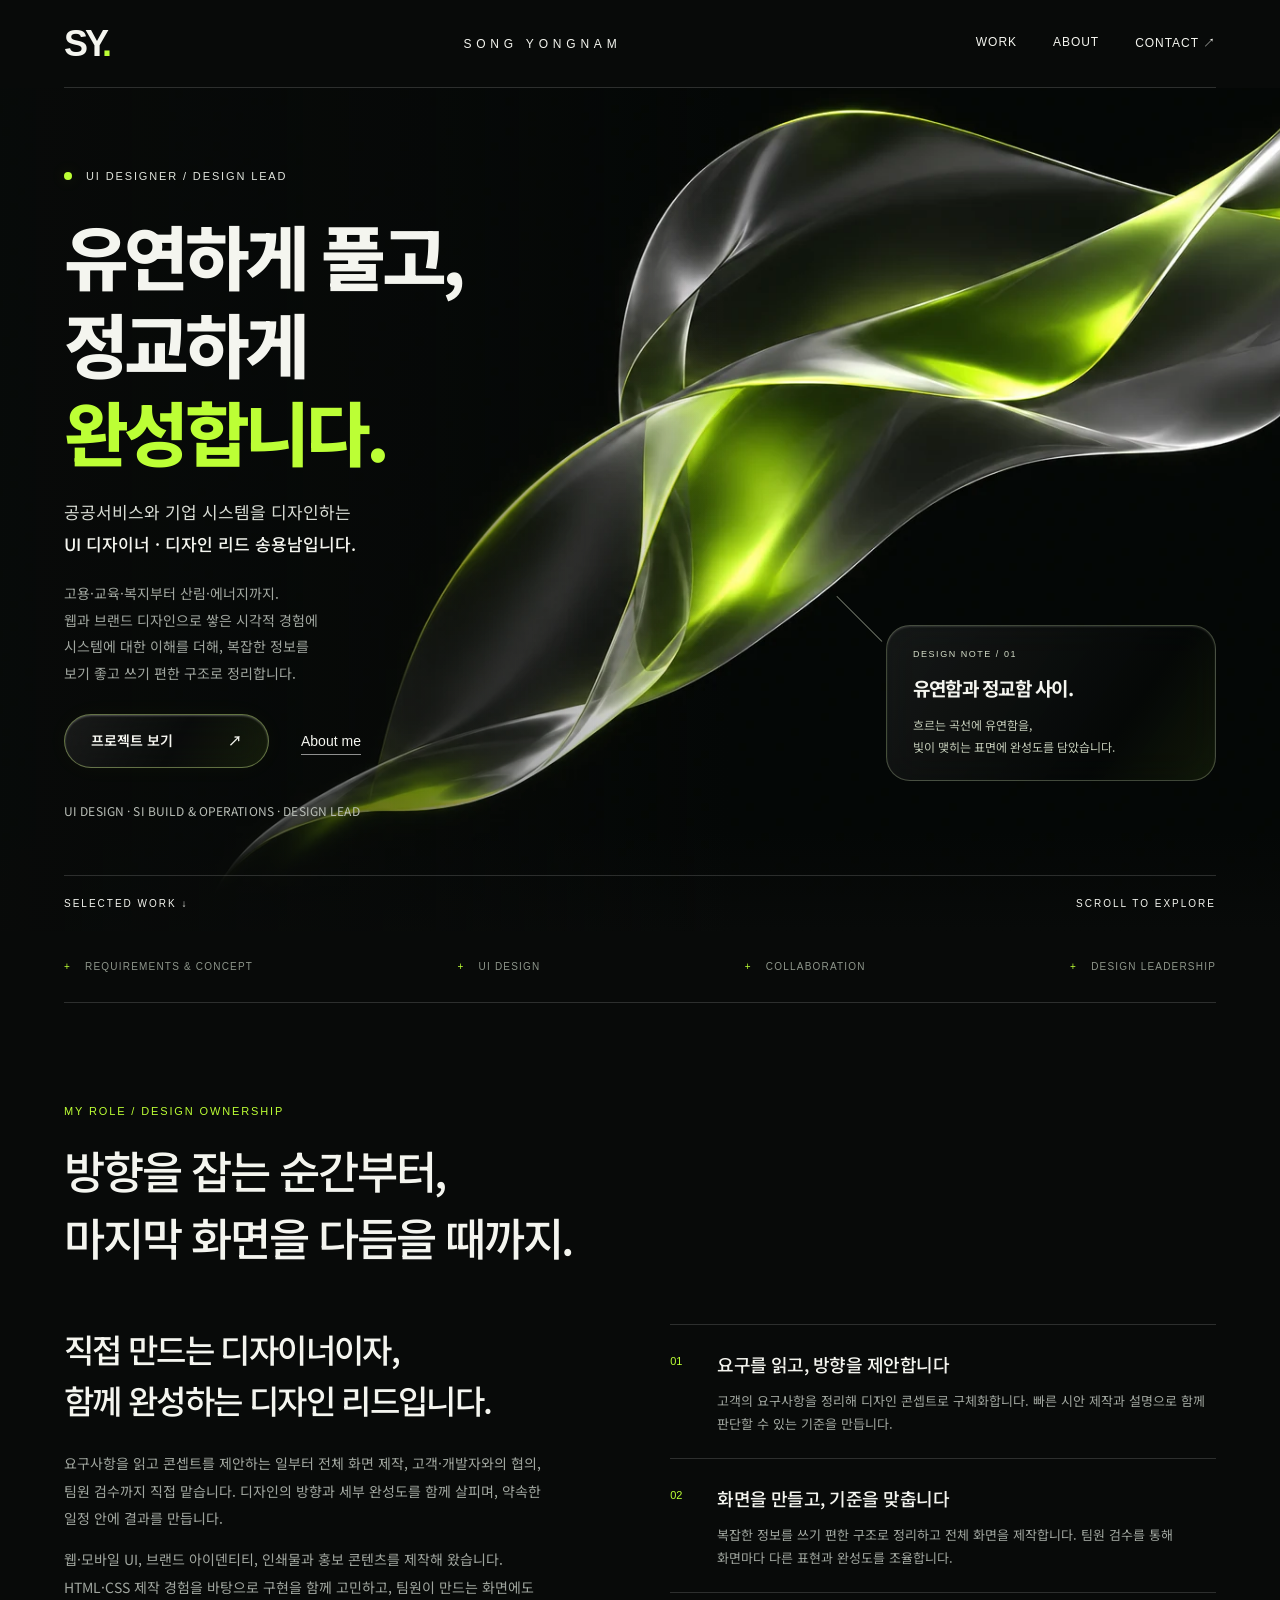
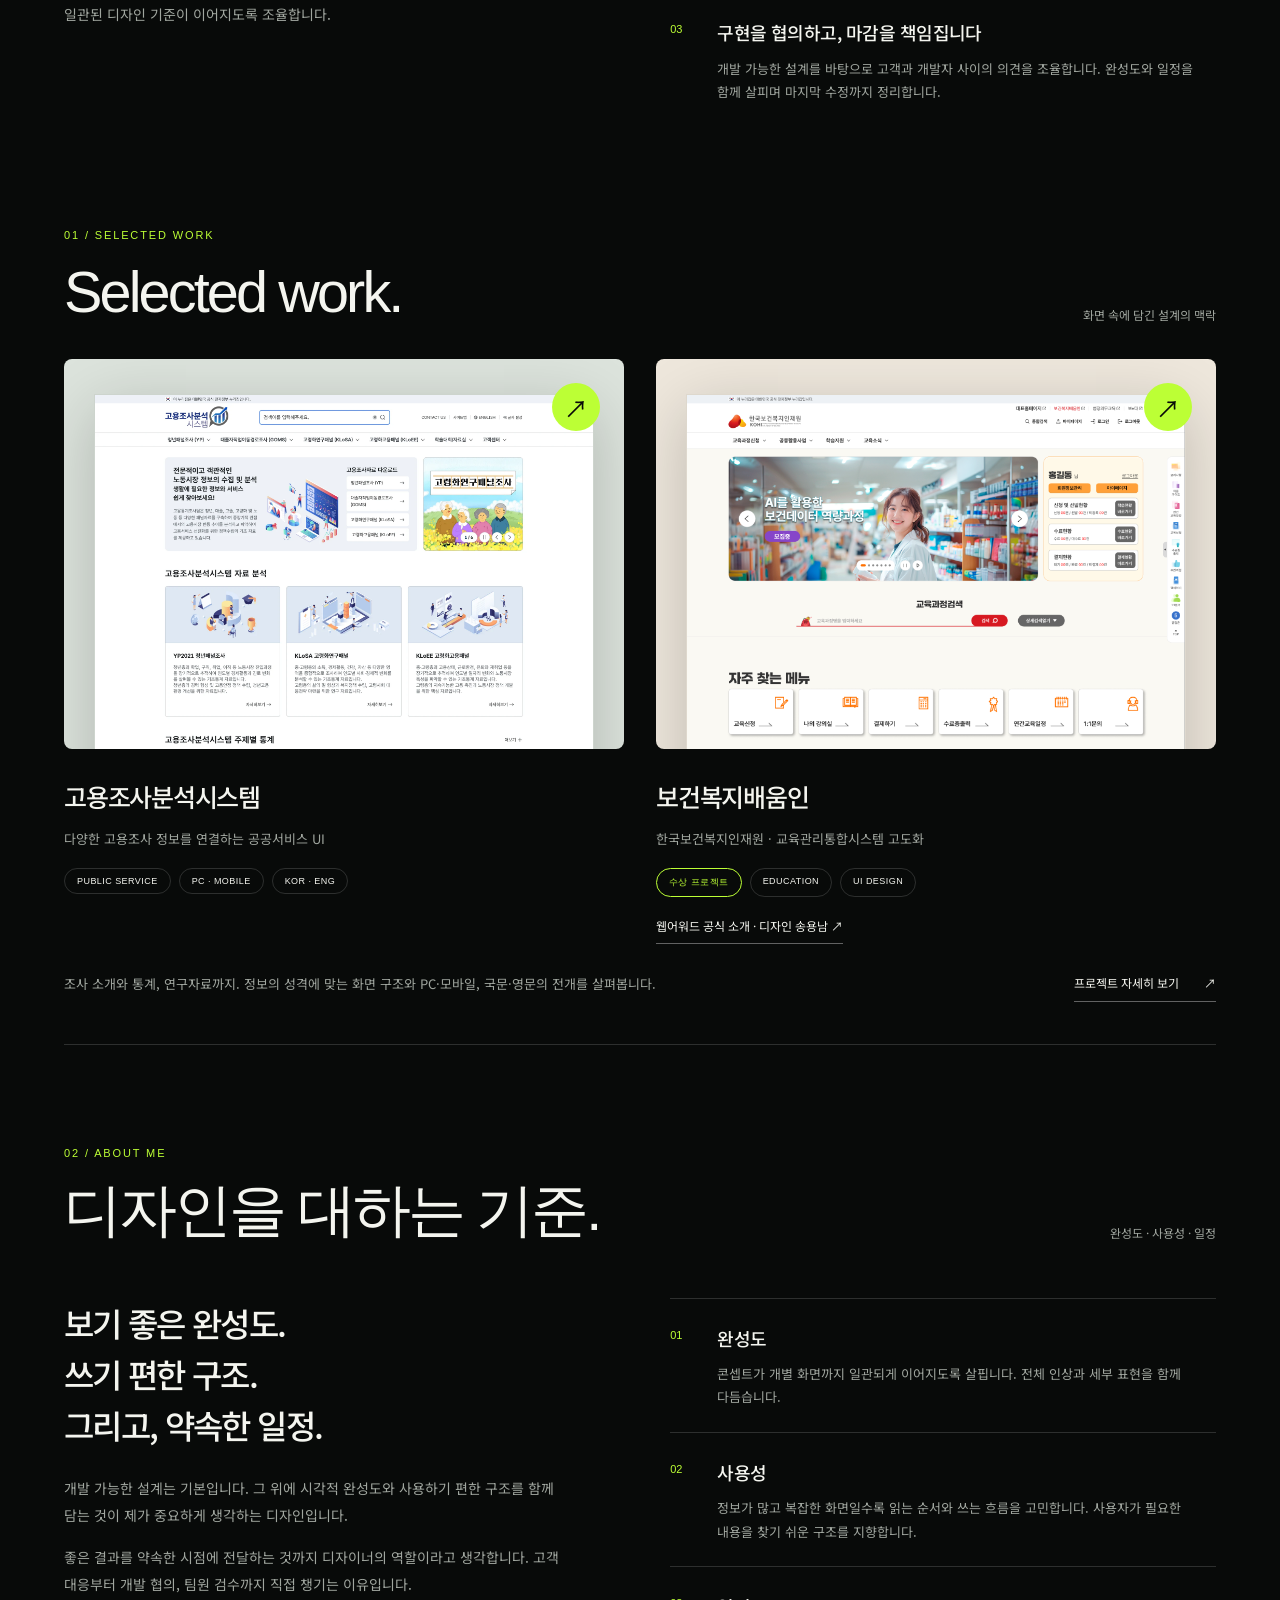
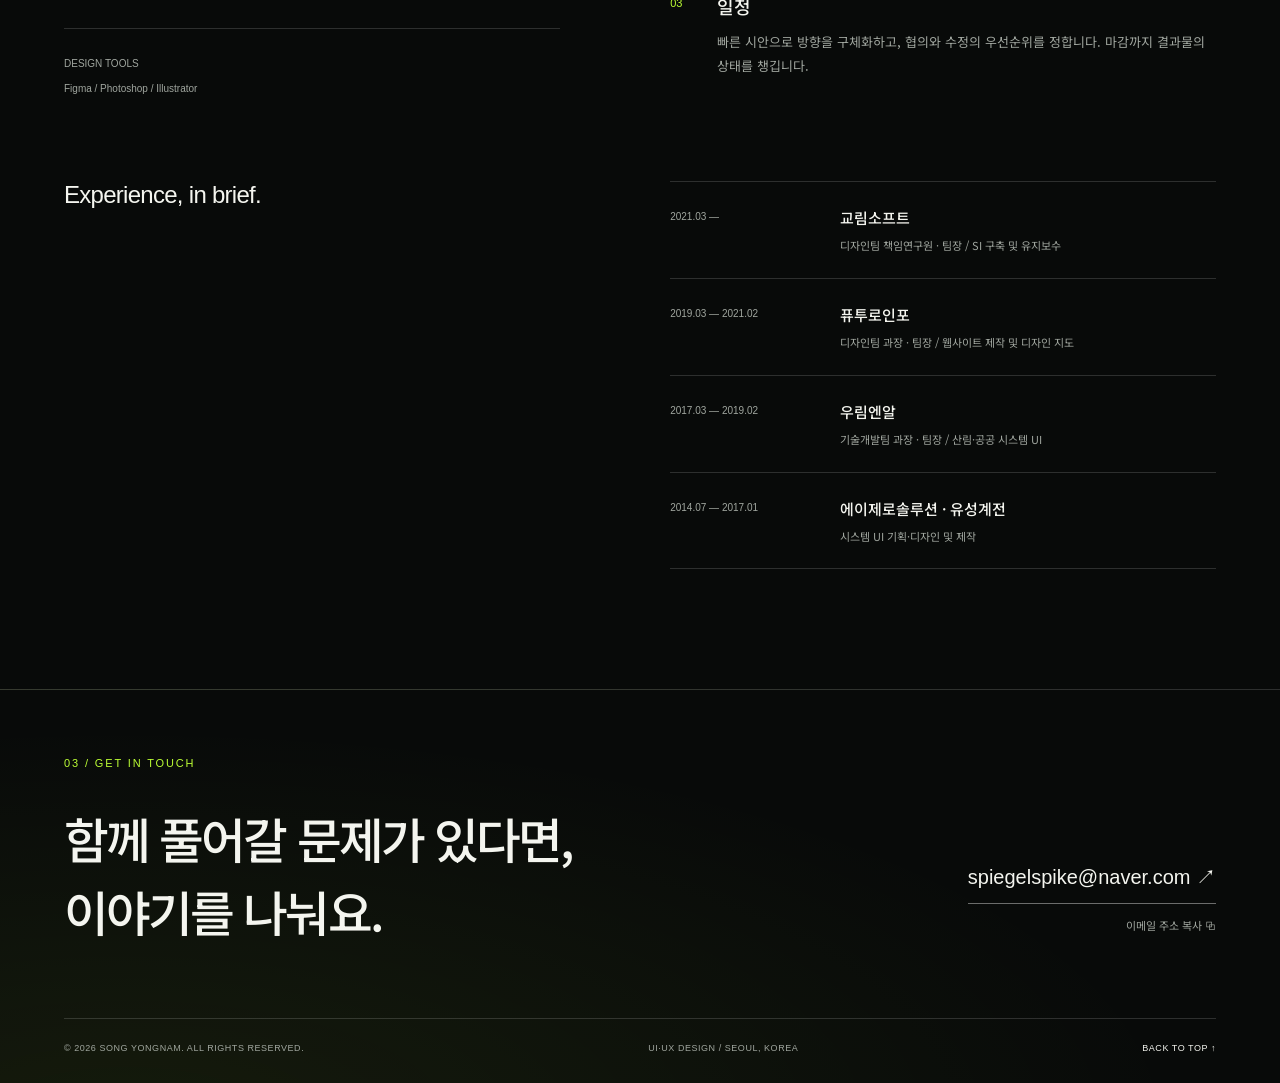
<file: index.html>
<!doctype html>
<html lang="ko">
<head>
<meta charset="utf-8"><meta name="viewport" content="width=device-width,initial-scale=1">
<title>송용남 — UI Designer & Design Lead</title>
<meta name="description" content="유연하게 풀고, 정교하게 완성합니다. 요구사항부터 디자인 완성까지 책임지는 UI 디자이너·디자인 리드 송용남의 포트폴리오.">
<meta name="theme-color" content="#080a09"><meta property="og:title" content="송용남 — UI Designer & Design Lead"><meta property="og:description" content="유연하게 풀고, 정교하게 완성합니다. UI 디자이너·디자인 리드 송용남.">
<link rel="icon" href="data:image/svg+xml,%3Csvg xmlns='http://www.w3.org/2000/svg' viewBox='0 0 64 64'%3E%3Crect width='64' height='64' rx='16' fill='%23080a09'/%3E%3Ctext x='11' y='43' font-size='30' font-family='Arial' font-weight='bold' fill='%23bcff35'%3ESY%3C/text%3E%3C/svg%3E">
<link rel="stylesheet" href="styles.css">
<link rel="preload" as="image" href="fluid-sculpture.webp">
<style>.hero-profile{font-size:14px;line-height:1.9;color:var(--muted);margin:20px 0 0}.hero-actions{margin-top:28px}.hero h1{margin-top:25px;margin-bottom:22px}@media(max-width:760px){.hero-profile{font-size:12px}.hero{min-height:1040px}.hero-art{top:390px}}.project-grid{display:grid;grid-template-columns:repeat(2,minmax(0,1fr));gap:32px}.project-grid .work-image{height:390px;padding:35px 30px 0}.project-grid .work-caption{flex-direction:column;gap:10px}.project-upcoming{min-width:0}.upcoming-cover{height:390px;border:1px solid var(--line);border-radius:8px;background:radial-gradient(ellipse at 80% 20%,#bcff350c,transparent 65%);display:flex;flex-direction:column;align-items:center;justify-content:center;gap:18px;color:var(--muted)}.upcoming-cover span{font:12px Arial,sans-serif;letter-spacing:.2em}.upcoming-cover strong{font-size:28px;font-weight:400;color:#d7ded0}.project-upcoming .work-caption h3{color:var(--muted)}@media(max-width:760px){.project-grid{grid-template-columns:1fr;gap:38px}.project-grid .work-image,.upcoming-cover{height:300px}}</style></head><body id="top"><a class="skip" href="#main">본문 바로가기</a><header class="nav"><div class="wrap"><div class="nav-inner"><a class="logo" href="./" aria-label="송용남 포트폴리오 홈">SY<i>.</i></a><div class="nav-note">SONG YONGNAM</div><nav class="nav-links" aria-label="주 메뉴"><a href="#work">WORK</a><a href="#about">ABOUT</a><a href="#contact">CONTACT ↗</a></nav></div></div></header><main id="main"><section class="hero-shell" aria-labelledby="hero-title"><div class="hero-art" aria-hidden="true"><img src="fluid-sculpture.webp" alt="" width="1536" height="1024" fetchpriority="high"></div><div class="wrap"><div class="hero"><div class="hero-copy"><div class="eyebrow intro-flag"><span class="dot"></span>UI DESIGNER / DESIGN LEAD</div><h1 id="hero-title">유연하게 풀고,<br>정교하게<br><em>완성합니다.</em></h1><p class="hero-desc">공공서비스와 기업 시스템을 디자인하는<br><strong style="font-weight:500;color:var(--ink)">UI 디자이너 · 디자인 리드 송용남입니다.</strong></p><p class="hero-profile">고용·교육·복지부터 산림·에너지까지.<br>웹과 브랜드 디자인으로 쌓은 시각적 경험에<br>시스템에 대한 이해를 더해, 복잡한 정보를<br>보기 좋고 쓰기 편한 구조로 정리합니다.</p><div class="hero-actions"><a class="glass-button" href="#work">프로젝트 보기 <span aria-hidden="true">↗</span></a><a class="plain-link" href="#about">About me</a></div><div class="hero-name">UI DESIGN · SI BUILD & OPERATIONS · DESIGN LEAD</div></div><aside class="design-note" aria-labelledby="design-note-title"><div class="eyebrow">DESIGN NOTE / 01</div><h2 id="design-note-title">유연함과 정교함 사이.</h2><p>흐르는 곡선에 유연함을,<br>빛이 맺히는 표면에 완성도를 담았습니다.</p></aside><div class="hero-bottom"><a href="#work">SELECTED WORK ↓</a><span>SCROLL TO EXPLORE</span></div></div></div></section><div class="wrap"><div class="band" aria-label="주요 역할"><span>REQUIREMENTS & CONCEPT</span><span>UI DESIGN</span><span>COLLABORATION</span><span>DESIGN LEADERSHIP</span></div><section aria-labelledby="scope-title"><div class="section-top"><div><div class="eyebrow">MY ROLE / DESIGN OWNERSHIP</div><h2 id="scope-title" style="font-family:var(--sans);font-size:clamp(30px,3.5vw,48px);line-height:1.5">방향을 잡는 순간부터,<br>마지막 화면을 다듬을 때까지.</h2></div></div><div class="about-grid"><div class="about-lead"><h3>직접 만드는 디자이너이자,<br>함께 완성하는 디자인 리드입니다.</h3><p>요구사항을 읽고 콘셉트를 제안하는 일부터 전체 화면 제작, 고객·개발자와의 협의, 팀원 검수까지 직접 맡습니다. 디자인의 방향과 세부 완성도를 함께 살피며, 약속한 일정 안에 결과를 만듭니다.</p><p>웹·모바일 UI, 브랜드 아이덴티티, 인쇄물과 홍보 콘텐츠를 제작해 왔습니다. HTML·CSS 제작 경험을 바탕으로 구현을 함께 고민하고, 팀원이 만드는 화면에도 일관된 디자인 기준이 이어지도록 조율합니다.</p></div><div><div class="expertise-row"><span>01</span><div><h4>요구를 읽고, 방향을 제안합니다</h4><p>고객의 요구사항을 정리해 디자인 콘셉트로 구체화합니다. 빠른 시안 제작과 설명으로 함께 판단할 수 있는 기준을 만듭니다.</p></div></div><div class="expertise-row"><span>02</span><div><h4>화면을 만들고, 기준을 맞춥니다</h4><p>복잡한 정보를 쓰기 편한 구조로 정리하고 전체 화면을 제작합니다. 팀원 검수를 통해 화면마다 다른 표현과 완성도를 조율합니다.</p></div></div><div class="expertise-row"><span>03</span><div><h4>구현을 협의하고, 마감을 책임집니다</h4><p>개발 가능한 설계를 바탕으로 고객과 개발자 사이의 의견을 조율합니다. 완성도와 일정을 함께 살피며 마지막 수정까지 정리합니다.</p></div></div></div></div></section><section id="work" aria-labelledby="work-title"><div class="section-top"><div><div class="eyebrow">01 / SELECTED WORK</div><h2 id="work-title">Selected work.</h2></div><p>화면 속에 담긴 설계의 맥락</p></div><div class="project-grid"><a class="work-button" href="employment.html" aria-label="고용조사분석시스템 프로젝트 보기"><div class="work-image"><img src="employment-main.webp" alt="고용조사분석시스템 PC 메인 시안" width="1920" height="2496" loading="lazy"><span class="work-open" aria-hidden="true">↗</span></div><div class="work-caption"><div><h3>고용조사분석시스템</h3><p>다양한 고용조사 정보를 연결하는 공공서비스 UI</p></div><div class="tags"><span>PUBLIC SERVICE</span><span>PC · MOBILE</span><span>KOR · ENG</span></div></div></a><article><a class="work-button" href="https://www.figma.com/design/gmloxKydPXivv0TZyn2VZY/?node-id=341-24898" target="_blank" rel="noopener noreferrer" aria-label="보건복지배움인 Figma 디자인 보기 (새 창)"><div class="work-image" style="background:#eee7dc"><img src="kohi-main.png" alt="보건복지배움인 메인 디자인: 교육과정 검색, 학습 현황과 교육 콘텐츠" width="821" height="2200" loading="lazy"><span class="work-open" aria-hidden="true">↗</span></div><div class="work-caption"><div><h3>보건복지배움인</h3><p>한국보건복지인재원 · 교육관리통합시스템 고도화</p></div><div class="tags"><span style="color:var(--accent);border-color:var(--accent)">수상 프로젝트</span><span>EDUCATION</span><span>UI DESIGN</span></div></div></a><a class="text-link" style="margin-top:18px" href="https://www.i-award.or.kr/Web/Assess/FinalCandidateView.aspx?REG_SEQNO=15181" target="_blank" rel="noopener noreferrer">웹어워드 공식 소개 · 디자인 송용남 ↗</a></article></div><div class="work-foot"><p>조사 소개와 통계, 연구자료까지. 정보의 성격에 맞는 화면 구조와 PC·모바일, 국문·영문의 전개를 살펴봅니다.</p><a class="text-link" href="employment.html">프로젝트 자세히 보기 <span aria-hidden="true">↗</span></a></div></section><section id="about" aria-labelledby="about-title"><div class="section-top"><div><div class="eyebrow">02 / ABOUT ME</div><h2 id="about-title">디자인을 대하는 기준.</h2></div><p>완성도 · 사용성 · 일정</p></div><div class="about-grid"><div class="about-lead"><h3>보기 좋은 완성도.<br>쓰기 편한 구조.<br>그리고, 약속한 일정.</h3><p>개발 가능한 설계는 기본입니다. 그 위에 시각적 완성도와 사용하기 편한 구조를 함께 담는 것이 제가 중요하게 생각하는 디자인입니다.</p><p>좋은 결과를 약속한 시점에 전달하는 것까지 디자이너의 역할이라고 생각합니다. 고객 대응부터 개발 협의, 팀원 검수까지 직접 챙기는 이유입니다.</p><div class="tools">DESIGN TOOLS<br>Figma / Photoshop / Illustrator</div></div><div><div class="expertise-row"><span>01</span><div><h4>완성도</h4><p>콘셉트가 개별 화면까지 일관되게 이어지도록 살핍니다. 전체 인상과 세부 표현을 함께 다듬습니다.</p></div></div><div class="expertise-row"><span>02</span><div><h4>사용성</h4><p>정보가 많고 복잡한 화면일수록 읽는 순서와 쓰는 흐름을 고민합니다. 사용자가 필요한 내용을 찾기 쉬운 구조를 지향합니다.</p></div></div><div class="expertise-row"><span>03</span><div><h4>일정</h4><p>빠른 시안으로 방향을 구체화하고, 협의와 수정의 우선순위를 정합니다. 마감까지 결과물의 상태를 챙깁니다.</p></div></div></div></div><div class="career"><div class="career-head">Experience, in brief.</div><div class="career-list"><div class="career-row"><time>2021.03 —</time><div><h4>교림소프트</h4><p>디자인팀 책임연구원 · 팀장 / SI 구축 및 유지보수</p></div></div><div class="career-row"><time>2019.03 — 2021.02</time><div><h4>퓨투로인포</h4><p>디자인팀 과장 · 팀장 / 웹사이트 제작 및 디자인 지도</p></div></div><div class="career-row"><time>2017.03 — 2019.02</time><div><h4>우림엔알</h4><p>기술개발팀 과장 · 팀장 / 산림·공공 시스템 UI</p></div></div><div class="career-row"><time>2014.07 — 2017.01</time><div><h4>에이제로솔루션 · 유성계전</h4><p>시스템 UI 기획·디자인 및 제작</p></div></div></div></div></section></div><section id="contact" class="contact" aria-labelledby="contact-title"><div class="wrap"><div class="eyebrow">03 / GET IN TOUCH</div><div class="contact-grid"><h2 id="contact-title">함께 풀어갈 문제가 있다면,<br>이야기를 나눠요.</h2><div class="contact-address"><a class="contact-email" href="mailto:spiegelspike@naver.com">spiegelspike@naver.com ↗</a><button class="copy" id="copy-email">이메일 주소 복사 ⧉</button></div></div><footer class="footer"><span>© <span data-year>2026</span> SONG YONGNAM. ALL RIGHTS RESERVED.</span><span>UI·UX DESIGN / SEOUL, KOREA</span><a class="top-link" href="#top">BACK TO TOP ↑</a></footer></div></section></main><div id="toast" class="toast" role="status" aria-live="polite"></div><script src="site.js" defer></script></body></html>
</file>
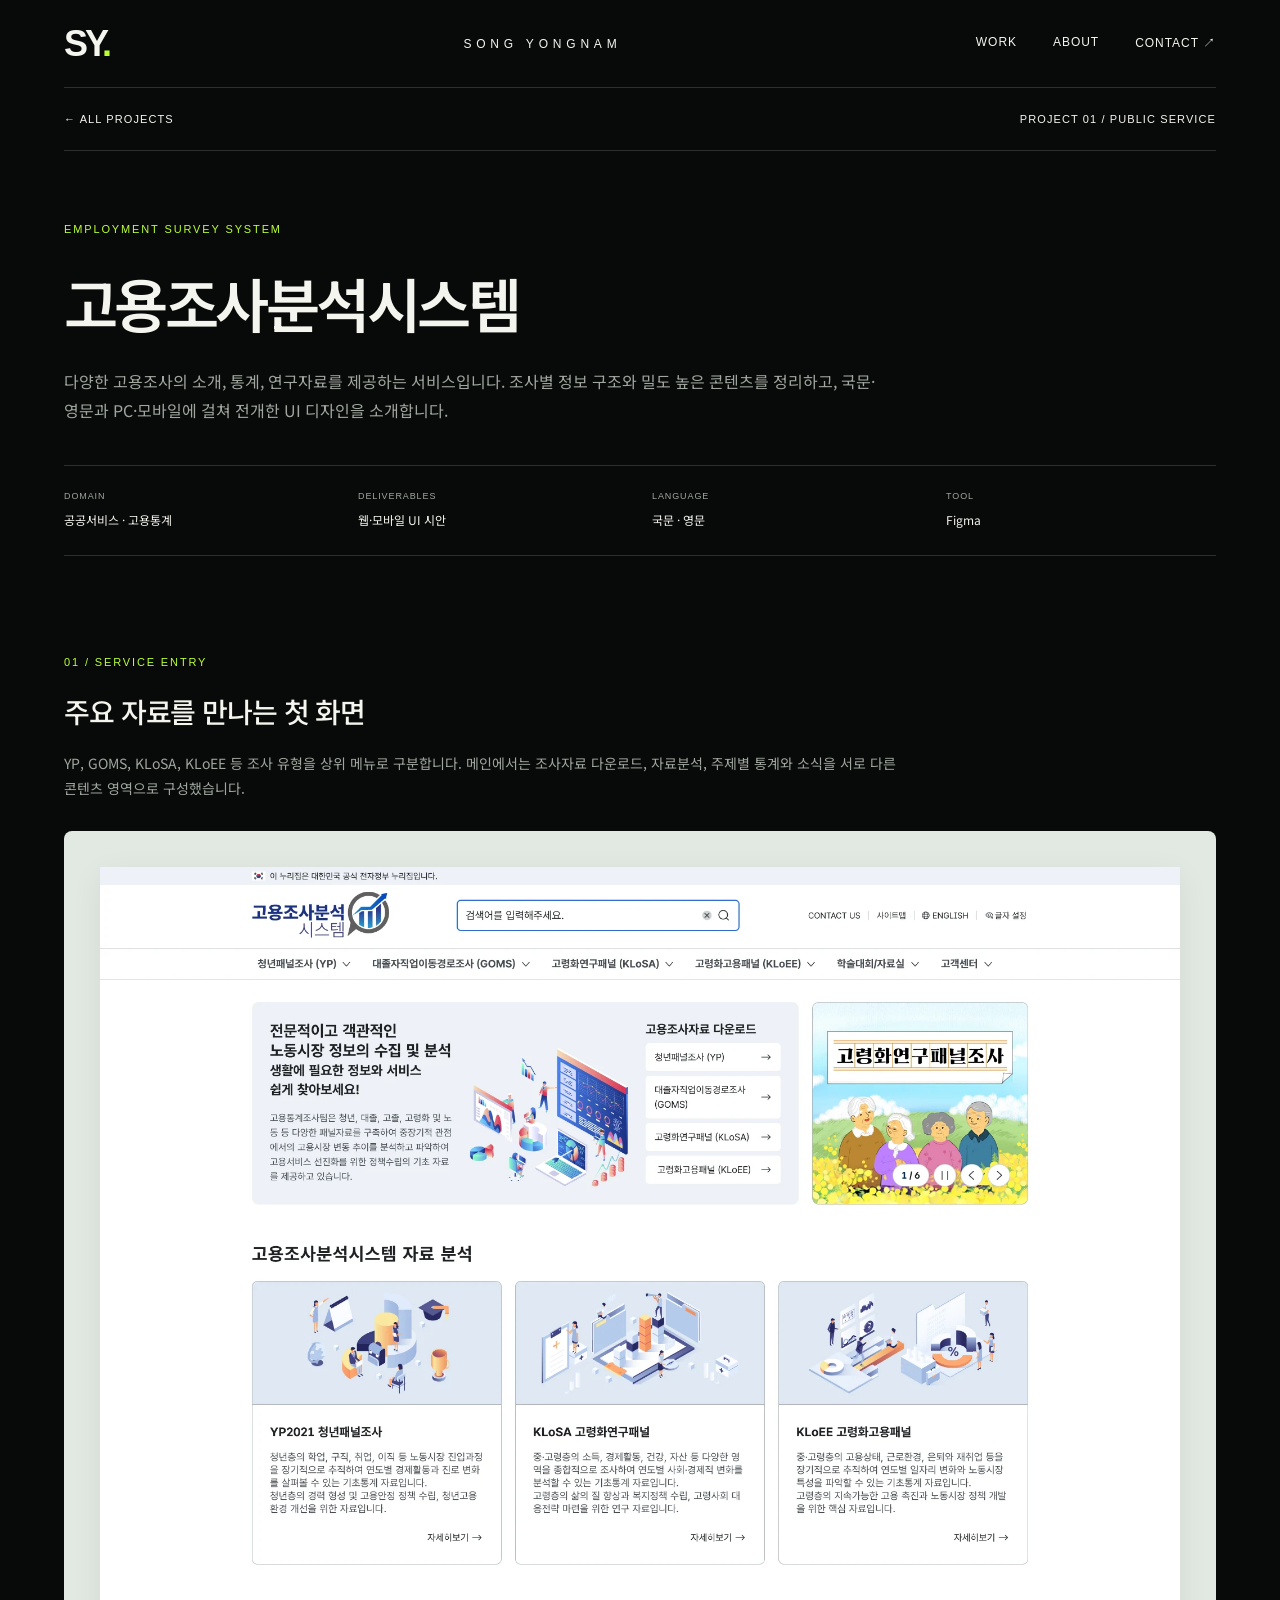
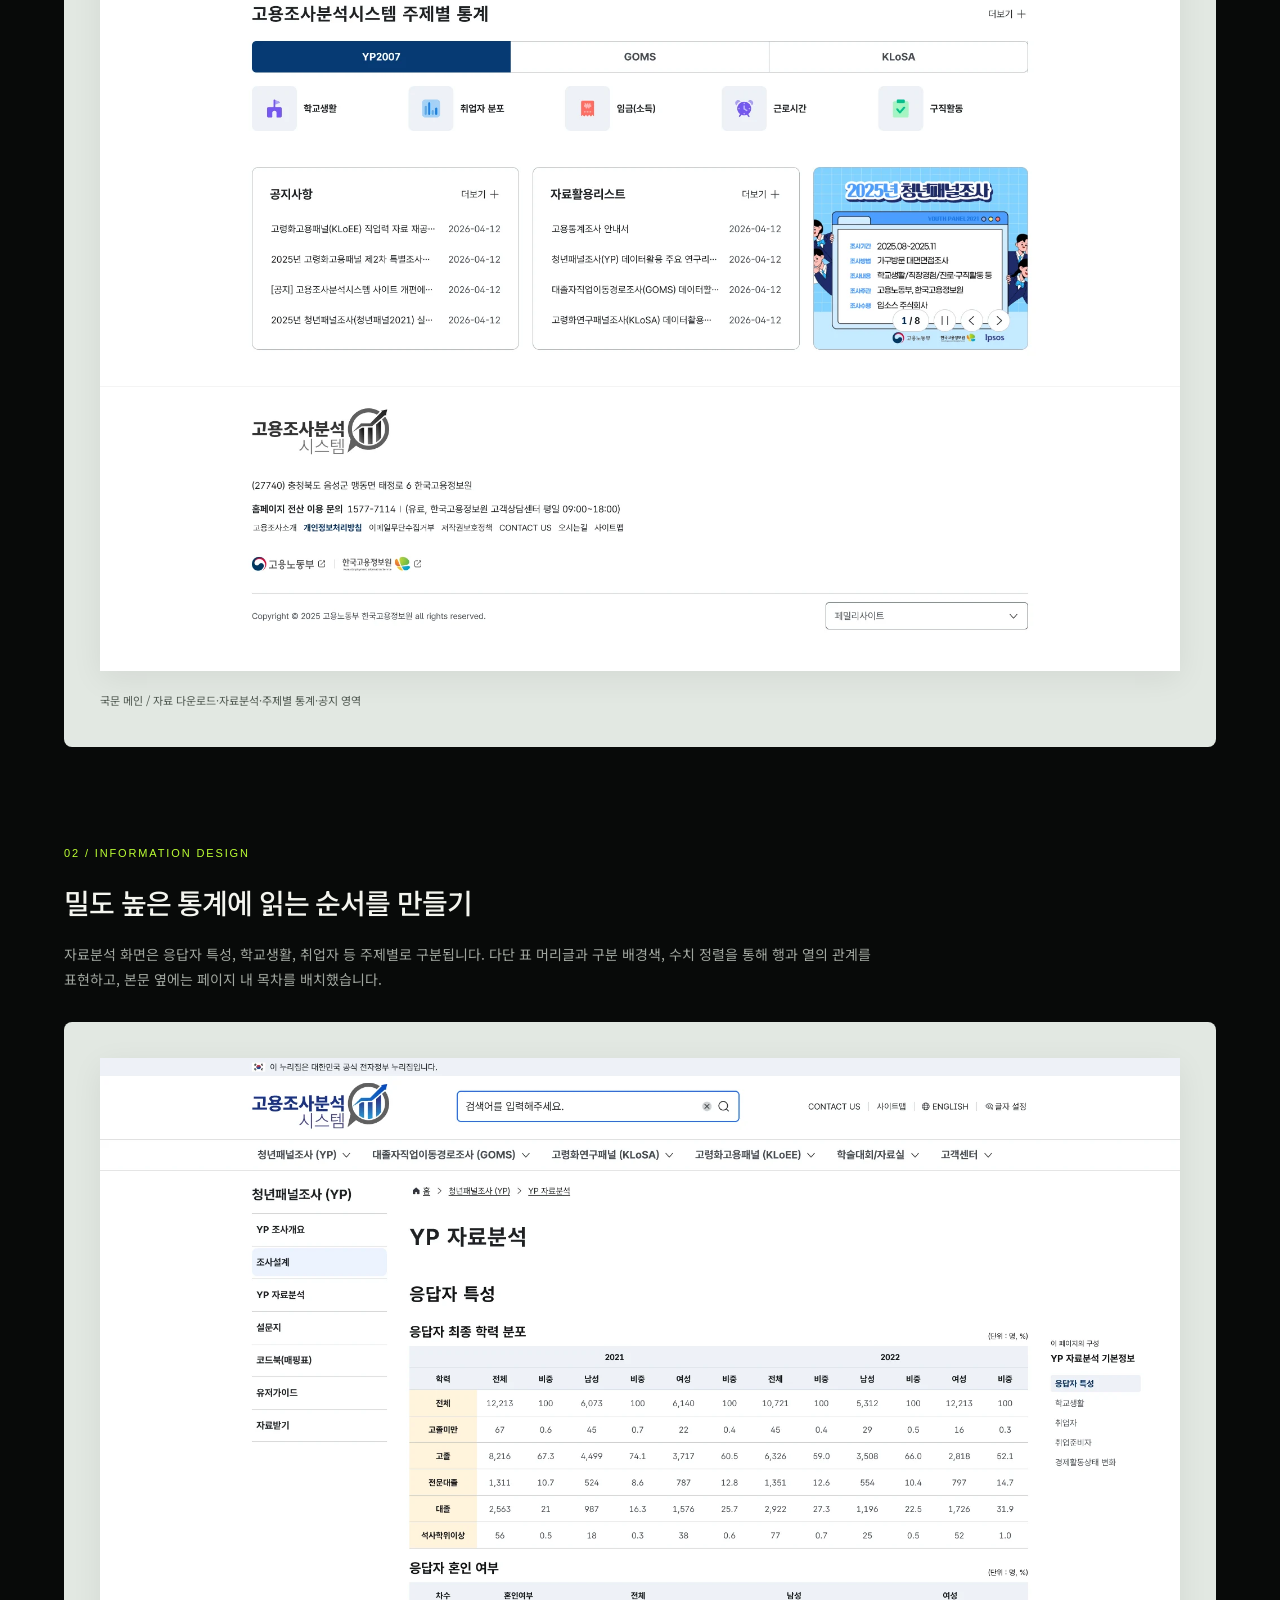
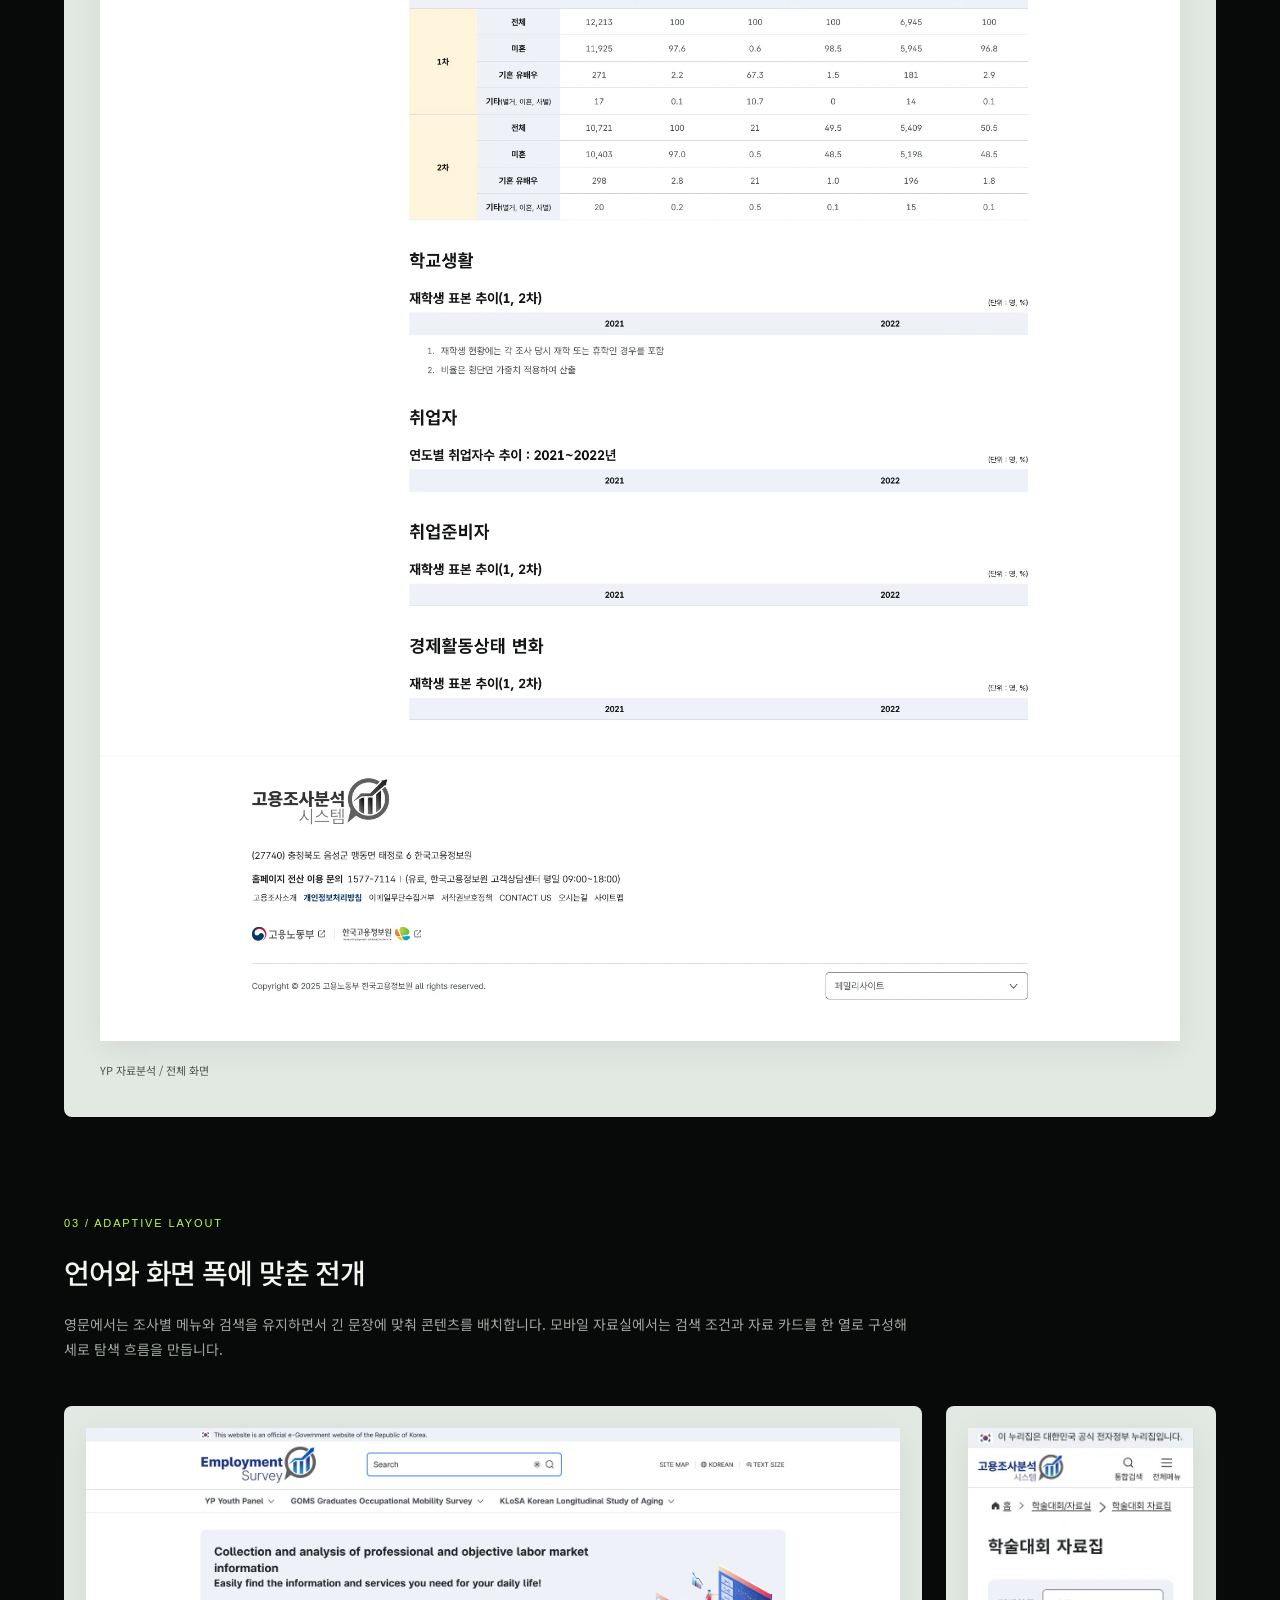
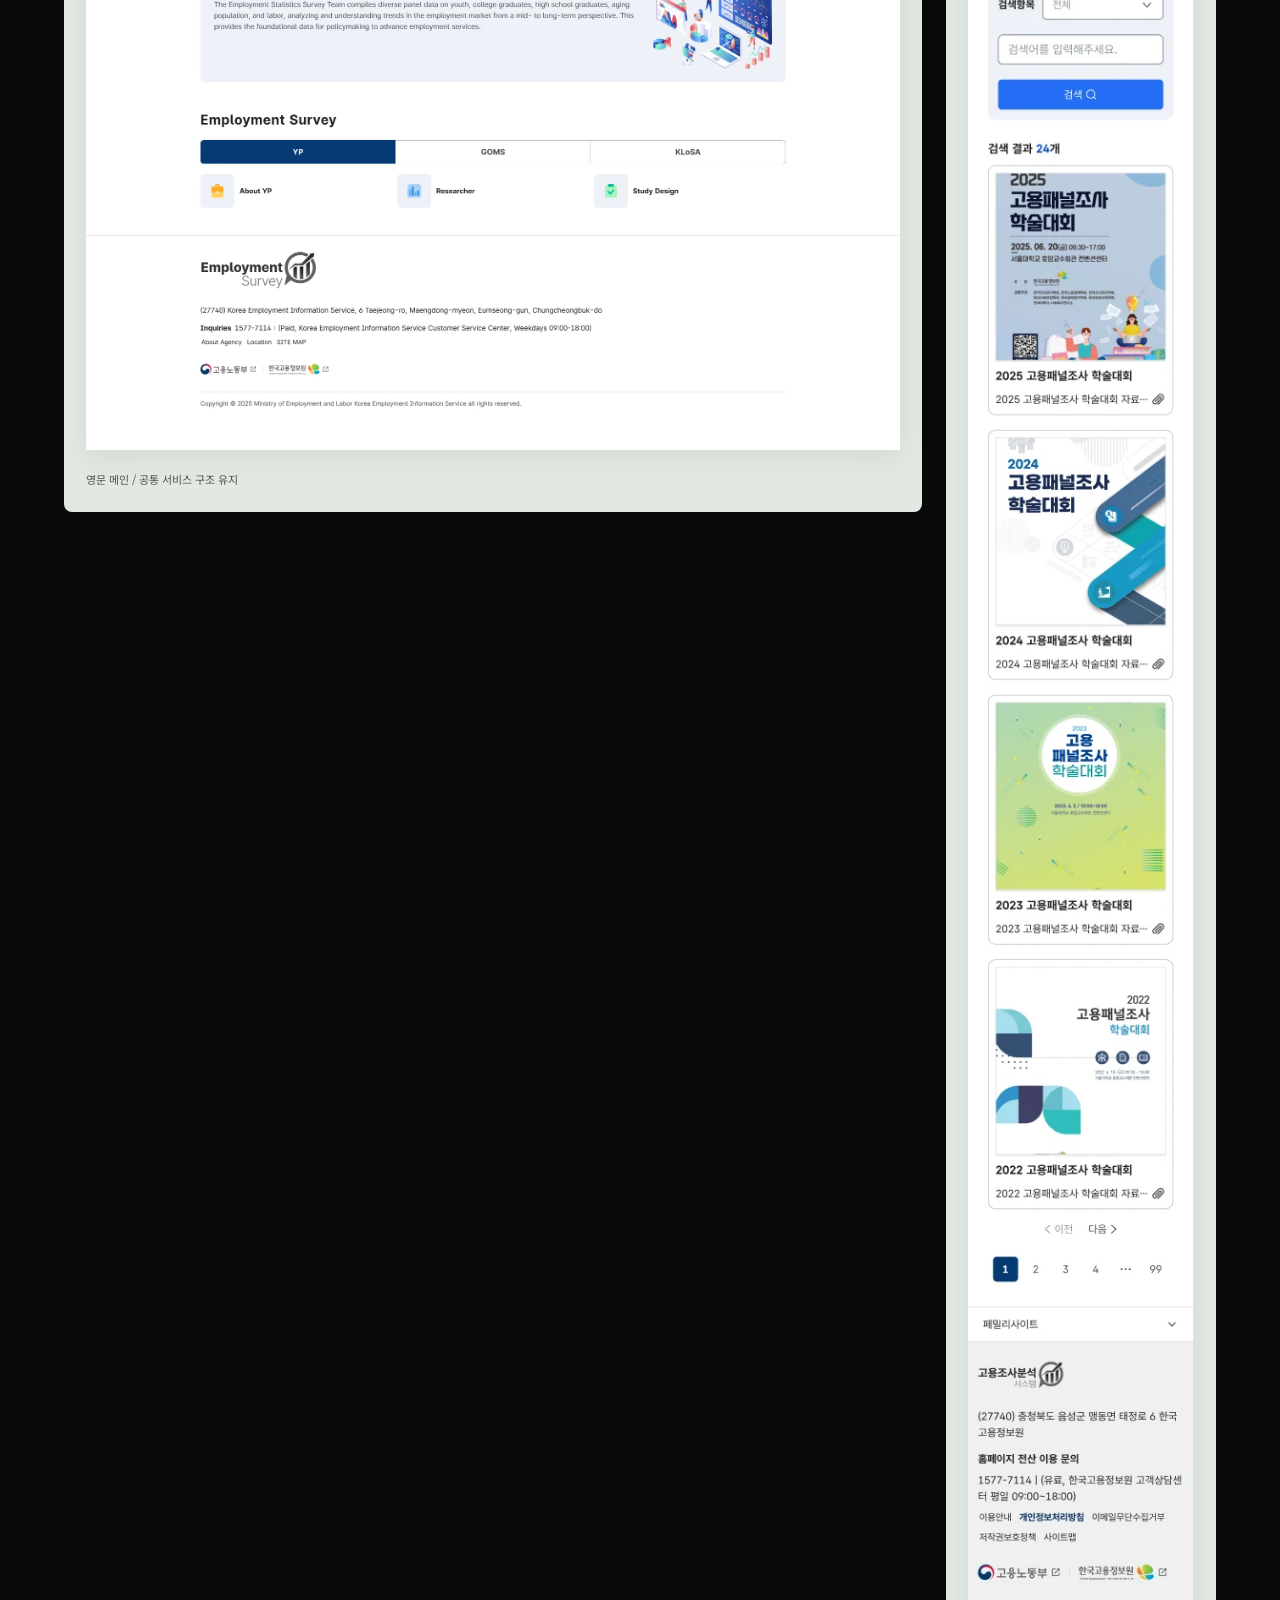
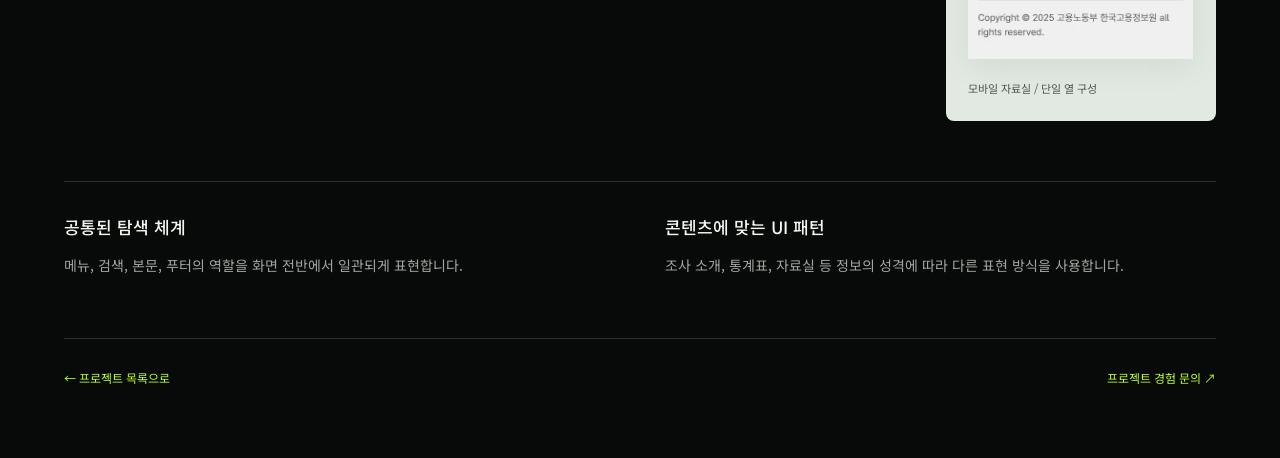
<file: employment.html>
<!doctype html>
<html lang="ko">
<head>
<meta charset="utf-8"><meta name="viewport" content="width=device-width,initial-scale=1">
<title>고용조사분석시스템 — 송용남 포트폴리오</title>
<meta name="description" content="유연하게 풀고, 정교하게 완성합니다. 요구사항부터 디자인 완성까지 책임지는 UI 디자이너·디자인 리드 송용남의 포트폴리오.">
<meta name="theme-color" content="#080a09"><meta property="og:title" content="송용남 — UI Designer & Design Lead"><meta property="og:description" content="유연하게 풀고, 정교하게 완성합니다. UI 디자이너·디자인 리드 송용남.">
<link rel="icon" href="data:image/svg+xml,%3Csvg xmlns='http://www.w3.org/2000/svg' viewBox='0 0 64 64'%3E%3Crect width='64' height='64' rx='16' fill='%23080a09'/%3E%3Ctext x='11' y='43' font-size='30' font-family='Arial' font-weight='bold' fill='%23bcff35'%3ESY%3C/text%3E%3C/svg%3E">
<link rel="stylesheet" href="styles.css">
</head><body id="top"><a class="skip" href="#main">본문 바로가기</a><header class="nav"><div class="wrap"><div class="nav-inner"><a class="logo" href="./" aria-label="송용남 포트폴리오 홈">SY<i>.</i></a><div class="nav-note">SONG YONGNAM</div><nav class="nav-links" aria-label="주 메뉴"><a href="./#work">WORK</a><a href="./#about">ABOUT</a><a href="./#contact">CONTACT ↗</a></nav></div></div></header><main id="main" class="wrap project-page"><div class="project-nav"><a href="./#work">← ALL PROJECTS</a><span>PROJECT 01 / PUBLIC SERVICE</span></div><article class="detail-body"><div class="eyebrow" style="color:var(--accent)">EMPLOYMENT SURVEY SYSTEM</div><h1 id="case-title">고용조사분석시스템</h1><p class="detail-summary">다양한 고용조사의 소개, 통계, 연구자료를 제공하는 서비스입니다. 조사별 정보 구조와 밀도 높은 콘텐츠를 정리하고, 국문·영문과 PC·모바일에 걸쳐 전개한 UI 디자인을 소개합니다.</p><div class="detail-meta"><div><span>DOMAIN</span>공공서비스 · 고용통계</div><div><span>DELIVERABLES</span>웹·모바일 UI 시안</div><div><span>LANGUAGE</span>국문 · 영문</div><div><span>TOOL</span>Figma</div></div><div class="detail-section"><div class="eyebrow">01 / SERVICE ENTRY</div><h2>주요 자료를 만나는 첫 화면</h2><p>YP, GOMS, KLoSA, KLoEE 등 조사 유형을 상위 메뉴로 구분합니다. 메인에서는 조사자료 다운로드, 자료분석, 주제별 통계와 소식을 서로 다른 콘텐츠 영역으로 구성했습니다.</p><figure class="detail-figure"><img src="employment-main.webp" alt="고용조사분석시스템 PC 메인 전체 시안" width="1920" height="2496" loading="lazy"><figcaption>국문 메인 / 자료 다운로드·자료분석·주제별 통계·공지 영역</figcaption></figure></div><div class="detail-section"><div class="eyebrow">02 / INFORMATION DESIGN</div><h2>밀도 높은 통계에 읽는 순서를 만들기</h2><p>자료분석 화면은 응답자 특성, 학교생활, 취업자 등 주제별로 구분됩니다. 다단 표 머리글과 구분 배경색, 수치 정렬을 통해 행과 열의 관계를 표현하고, 본문 옆에는 페이지 내 목차를 배치했습니다.</p><figure class="detail-figure"><div class="detail-data"><img src="employment-data.webp" alt="YP 자료분석 화면: 연도별 학력 및 혼인 여부 통계표와 페이지 내 목차" width="1920" height="2814" loading="lazy"></div><figcaption>YP 자료분석 / 전체 화면</figcaption></figure></div><div class="detail-section"><div class="eyebrow">03 / ADAPTIVE LAYOUT</div><h2>언어와 화면 폭에 맞춘 전개</h2><p>영문에서는 조사별 메뉴와 검색을 유지하면서 긴 문장에 맞춰 콘텐츠를 배치합니다. 모바일 자료실에서는 검색 조건과 자료 카드를 한 열로 구성해 세로 탐색 흐름을 만듭니다.</p><div class="detail-pair"><figure class="detail-figure"><img src="employment-en.webp" alt="영문 메인 시안: 검색, 조사별 메뉴, 조사 소개 및 서비스 바로가기" width="1920" height="1467" loading="lazy"><figcaption>영문 메인 / 공통 서비스 구조 유지</figcaption></figure><figure class="detail-figure mobile-figure"><img src="employment-mobile.webp" alt="모바일 학술대회 자료집 시안: 세로로 배치된 검색 조건과 자료 카드 목록" width="236" height="1920" loading="lazy"><figcaption>모바일 자료실 / 단일 열 구성</figcaption></figure></div><div class="detail-notes"><div><h3>공통된 탐색 체계</h3><p>메뉴, 검색, 본문, 푸터의 역할을 화면 전반에서 일관되게 표현합니다.</p></div><div><h3>콘텐츠에 맞는 UI 패턴</h3><p>조사 소개, 통계표, 자료실 등 정보의 성격에 따라 다른 표현 방식을 사용합니다.</p></div></div></div><div class="detail-end"><a href="./#work">← 프로젝트 목록으로</a><a href="mailto:spiegelspike@naver.com">프로젝트 경험 문의 ↗</a></div></article></main><script src="site.js" defer></script></body></html>
</file>
<file: styles.css>
@import url('https://fonts.googleapis.com/css2?family=Noto+Sans+KR:wght@400;500;600;700;800;900&display=swap');
:root{color-scheme:dark;--bg:#080a09;--ink:#f4f5ef;--muted:#a0a69f;--line:#ffffff26;--accent:#bcff35;--sans:'Noto Sans KR','Malgun Gothic',sans-serif}
*{box-sizing:border-box}html{scroll-behavior:smooth;scroll-padding-top:30px}body{margin:0;background:var(--bg);color:var(--ink);font:15px/1.8 var(--sans);word-break:keep-all}a{color:inherit;text-decoration:none}button{font:inherit;cursor:pointer}img{display:block;width:100%;height:auto}::selection{background:var(--accent);color:var(--bg)}a:focus-visible,button:focus-visible{outline:2px solid var(--accent);outline-offset:7px}.wrap{max-width:1600px;margin:auto;padding-inline:64px}.skip{position:absolute;top:-100px;left:20px;padding:12px;background:var(--accent);color:#080a09;z-index:50}.skip:focus{top:10px}.nav{position:relative;z-index:5}.nav-inner{height:88px;display:flex;align-items:center;justify-content:space-between;border-bottom:1px solid var(--line)}.logo{font:bold 36px/1 Arial,sans-serif;letter-spacing:-3px}.logo i{color:var(--accent);font-style:normal}.nav-note{font:12px Arial,sans-serif;letter-spacing:.4em}.nav-links{display:flex;gap:36px;font:12px Arial,sans-serif;letter-spacing:.08em}.nav-links a{padding-block:15px}.nav-links a:hover,.text-link:hover{color:var(--accent)}.eyebrow{font:11px/1.5 Arial,sans-serif;letter-spacing:.17em}.hero-shell{position:relative;isolation:isolate;overflow:hidden}.hero-art{position:absolute;inset:-88px 0 0;z-index:-2;pointer-events:none}.hero-art img{width:100%;height:100%;object-fit:cover;object-position:60% center;animation:drift 16s ease-in-out infinite alternate}.hero-shell:after{content:'';position:absolute;inset:0;z-index:-1;pointer-events:none;background:linear-gradient(90deg,#080a09e8 0%,#080a0980 34%,transparent 57%),linear-gradient(0deg,#080a09 0%,transparent 12%)}.hero{position:relative;min-height:760px;min-height:calc(100svh - 88px);max-height:1100px;display:flex;align-items:center;padding-block:80px 110px}.hero-copy{position:relative;z-index:1;max-width:680px}.intro-flag{display:flex;align-items:center;gap:14px;color:#e1e5dd}.dot{width:8px;height:8px;background:var(--accent);border-radius:50%;box-shadow:0 0 16px #bcff3526}.hero h1{font-size:clamp(55px,5.5vw,88px);font-weight:800;line-height:1.25;letter-spacing:-.065em;margin:32px 0 28px}.hero h1 em{font-style:normal;color:var(--accent)}.hero-desc{font-size:17px;line-height:1.9;color:#d8dcd4;margin:0}.hero-actions{display:flex;align-items:center;gap:32px;margin-top:38px}.glass-button{display:inline-flex;align-items:center;justify-content:space-between;gap:40px;padding:13px 26px;min-width:205px;border:1px solid #dfff9666;border-radius:100px;background:linear-gradient(120deg,#ffffff13,#ffffff04 55%,#bcff3515);box-shadow:inset 0 1px 2px #ffffff44,0 0 25px #bcff3508;backdrop-filter:blur(15px);font-size:14px;font-weight:600;transition:background .25s,transform .25s}.glass-button:hover{background:#bcff3526;transform:translateY(-2px)}.plain-link{font:14px Arial,sans-serif;border-bottom:1px solid #ffffff8c;padding-block:5px}.hero-name{margin-top:32px;color:#b9beb7;font-size:12px;letter-spacing:.01em}.design-note{position:absolute;right:0;bottom:150px;width:330px;border:1px solid #d4e7b647;padding:22px 26px;border-radius:24px;background:linear-gradient(125deg,#ffffff12,#080a0960 70%,#bcff3512);backdrop-filter:blur(18px);box-shadow:inset 0 1px 2px #ffffff24}.design-note:before{content:'';position:absolute;right:calc(100% + 5px);top:15px;width:64px;height:1px;background:#d8e1c78c;transform:rotate(45deg);transform-origin:right}.design-note .eyebrow{font-size:9px;color:#d4dcc8}.design-note h2{font-size:19px;letter-spacing:-.04em;margin:9px 0}.design-note p{font-size:12px;color:#c3cbb8;line-height:1.85;margin:0}.hero-bottom{position:absolute;bottom:0;left:0;right:0;border-top:1px solid var(--line);display:flex;justify-content:space-between;padding:22px 0;font:10px Arial,sans-serif;letter-spacing:.2em}.hero-bottom a:hover{color:var(--accent)}.band{padding:30px 0;display:flex;justify-content:space-between;gap:20px;flex-wrap:wrap;color:#8e968b;font:10px Arial,sans-serif;letter-spacing:.12em;border-bottom:1px solid var(--line)}.band span:before{content:'+';color:var(--accent);margin-right:14px}.section-top{display:flex;justify-content:space-between;align-items:end;gap:20px;margin:100px 0 34px}.section-top .eyebrow{color:var(--accent)}.section-top h2{font:500 clamp(36px,4.5vw,62px)/1.15 Arial,sans-serif;letter-spacing:-.05em;margin:16px 0 0}.section-top>p{font-size:12px;color:var(--muted);margin:0}.work-button{display:block}.work-image{position:relative;overflow:hidden;background:#dce3dc;height:600px;padding:60px 14% 0;border-radius:8px}.work-image>img{box-shadow:0 15px 60px #0003;border:1px solid #0001;transition:transform .65s}.work-button:hover .work-image>img{transform:translateY(-16px)}.work-open{position:absolute;right:24px;top:24px;width:48px;height:48px;border-radius:50%;display:grid;place-items:center;color:var(--bg);background:var(--accent);font-size:24px}.work-caption{display:flex;justify-content:space-between;gap:30px;padding-top:25px}.work-caption h3{font-size:25px;font-weight:500;letter-spacing:-.05em;margin:0 0 8px}.work-caption p{color:var(--muted);font-size:13px;margin:0}.tags{display:flex;flex-wrap:wrap;align-content:start;gap:8px;padding-top:7px}.tags span{border:1px solid var(--line);padding:7px 12px;border-radius:50px;font:9px Arial,sans-serif;letter-spacing:.05em}.work-foot{display:flex;justify-content:space-between;align-items:start;gap:40px;padding:28px 0 42px;border-bottom:1px solid var(--line)}.work-foot p{max-width:700px;font-size:13px;color:var(--muted);margin:0}.text-link{display:inline-flex;gap:25px;align-items:center;font-size:12px;border-bottom:1px solid #ffffff5c;padding-bottom:7px;white-space:nowrap}.about-grid,.career{display:grid;grid-template-columns:1fr 1.1fr;gap:110px}.about-grid{padding-top:20px}.about-lead h3{font-size:33px;line-height:1.55;font-weight:500;letter-spacing:-.05em;margin:0 0 24px}.about-lead p{font-size:14px;line-height:1.95;color:var(--muted)}.tools{border-top:1px solid var(--line);padding-top:22px;margin-top:30px;font:10px/2.5 Arial,sans-serif;color:var(--muted)}.expertise-row{display:grid;grid-template-columns:32px 1fr;gap:15px;border-top:1px solid var(--line);padding:23px 0}.expertise-row>span{font:11px Arial,sans-serif;color:var(--accent);padding-top:7px}.expertise-row h4{font-size:18px;font-weight:500;margin:0 0 8px;letter-spacing:-.03em}.expertise-row p{font-size:13px;color:var(--muted);margin:0}.career{padding-top:80px}.career-head{font:24px Arial,sans-serif;letter-spacing:-.03em}.career-list{border-top:1px solid var(--line)}.career-row{display:grid;grid-template-columns:150px 1fr;gap:20px;padding:22px 0;border-bottom:1px solid var(--line)}.career-row time{font:10px Arial,sans-serif;color:var(--muted);padding-top:7px}.career-row h4{font-size:15px;font-weight:500;margin:0}.career-row p{font-size:11px;color:var(--muted);margin:5px 0 0}.contact{margin-top:120px;border-top:1px solid var(--line);padding:65px 0 30px;background:radial-gradient(ellipse at 10% 110%,#baff3512,transparent 65%)}.contact .eyebrow{color:var(--accent)}.contact-grid{display:flex;justify-content:space-between;align-items:end;gap:40px;margin:30px 0 70px}.contact h2{font-size:clamp(29px,3.8vw,52px);line-height:1.5;font-weight:500;letter-spacing:-.06em;margin:0}.contact-email{display:block;font:20px Arial,sans-serif;padding:12px 0;border-bottom:1px solid #ffffff66}.copy{display:block;margin-left:auto;padding:12px 0;border:0;background:none;color:var(--muted);font-size:11px}.copy:hover{color:var(--accent)}.footer{border-top:1px solid var(--line);padding-top:24px;display:flex;justify-content:space-between;gap:20px;font:9px Arial,sans-serif;letter-spacing:.06em;color:var(--muted)}.top-link{color:var(--ink)}.toast{position:fixed;left:50%;bottom:25px;transform:translate(-50%,100px);background:#20261d;color:var(--ink);border:1px solid #bcff3570;border-radius:50px;padding:12px 24px;z-index:30;font-size:12px;opacity:0;transition:.25s}.toast.show{transform:translate(-50%,0);opacity:1}
.project-page{max-width:1280px;margin:auto}.project-nav{padding-block:25px;display:flex;justify-content:space-between;align-items:center;border-bottom:1px solid var(--line);font:11px Arial,sans-serif;letter-spacing:.1em}.project-nav a:hover{color:var(--accent)}.detail-body{padding:70px 0}.detail-body>.eyebrow{color:var(--accent)}.detail-body h1{font-size:clamp(32px,4.6vw,64px);font-weight:600;letter-spacing:-.06em;line-height:1.35;margin:25px 0}.detail-summary{font-size:16px;max-width:840px;color:var(--muted)}.detail-meta{display:grid;grid-template-columns:repeat(4,1fr);gap:24px;border-block:1px solid var(--line);padding:25px 0;margin:40px 0 60px;font-size:12px}.detail-meta span{display:block;font:9px Arial,sans-serif;letter-spacing:.1em;color:var(--muted);margin-bottom:8px}.detail-section{padding-top:38px}.detail-section>.eyebrow{color:var(--accent)}.detail-section h2{font-size:28px;font-weight:500;letter-spacing:-.04em;margin:15px 0}.detail-section p{max-width:850px;font-size:14px;color:var(--muted)}.detail-figure{margin:30px 0 60px;background:#e2e8e2;padding:36px;border-radius:8px;color:#4e574f}.detail-figure img{box-shadow:0 8px 30px #0001}.detail-figure figcaption{font-size:11px;margin-top:20px}.detail-pair{display:grid;grid-template-columns:1fr 270px;gap:24px;align-items:start}.detail-pair .detail-figure{margin-top:30px;padding:22px}.detail-notes{display:grid;grid-template-columns:1fr 1fr;gap:50px;border-top:1px solid var(--line);padding-top:30px}.detail-notes h3{font-size:17px;font-weight:500;margin:0 0 10px}.detail-notes p{margin:0}.detail-end{display:flex;justify-content:space-between;gap:25px;border-top:1px solid var(--line);margin-top:60px;padding-top:28px;color:var(--muted);font-size:12px}.detail-end a{color:var(--accent)}
@keyframes drift{from{transform:scale(1.015) translateY(0)}to{transform:scale(1.045) translateY(-9px)}}
@media(min-width:1800px){.hero-art img{object-fit:cover;object-position:center}.hero{min-height:850px}.design-note{bottom:180px}}
@media(max-width:1100px){.wrap{padding-inline:36px}.hero{min-height:740px}.hero h1{font-size:62px}.hero-desc{font-size:15px}.design-note{width:280px;padding:18px 22px;bottom:110px}.design-note h2{font-size:17px}.hero-art img{object-position:52% center}.about-grid,.career{gap:50px}.work-image{height:500px}.contact-email{font-size:18px}.work-caption{flex-direction:column;gap:8px}}
@media(max-width:760px){.wrap{padding-inline:24px}.nav-inner{height:74px}.nav-note{display:none}.logo{font-size:30px}.nav-links{font-size:10px;gap:22px}.hero{min-height:890px;max-height:none;display:block;padding:52px 0 85px}.hero h1{font-size:clamp(43px,8.5vw,62px);margin:25px 0 22px;letter-spacing:-.065em;line-height:1.3}.intro-flag{font-size:9px;letter-spacing:.12em}.hero-desc{font-size:13px;line-height:1.9}.hero-actions{margin-top:28px;gap:25px}.glass-button{min-width:175px;padding:12px 20px;font-size:12px}.plain-link{font-size:12px}.hero-name{font-size:11px;margin-top:22px}.hero-art{inset:260px -150px 15px -30px}.hero-art img{object-position:62% center;object-fit:cover}.hero-shell:after{background:linear-gradient(180deg,#080a09 0%,#080a09ed 33%,#080a0920 57%,#080a0910 85%,#080a09 100%)}.design-note{width:266px;right:0;bottom:98px;padding:17px 20px;border-radius:20px}.design-note:before{width:35px}.design-note h2{font-size:17px}.design-note p{font-size:11px}.hero-bottom{font-size:8px;padding-block:21px}.band{font-size:8px;gap:20px 10px;padding-block:25px}.band span{width:46%}.band span:before{margin-right:8px}.section-top{margin:70px 0 28px}.section-top h2{font-size:39px}.section-top>p{max-width:125px;font-size:10px}.work-image{height:340px;padding:30px 24px 0}.work-open{width:38px;height:38px;font-size:20px;right:15px;top:15px}.work-caption h3{font-size:22px}.work-caption p{font-size:12px}.tags span{font-size:8px}.work-foot{flex-direction:column;gap:18px;padding-bottom:35px}.work-foot p{font-size:12px}.about-grid,.career{grid-template-columns:1fr;gap:28px}.about-lead h3{font-size:29px}.about-lead p{font-size:13px}.expertise-row h4{font-size:17px}.expertise-row p{font-size:12px}.career{padding-top:45px}.career-row{grid-template-columns:105px 1fr;gap:12px}.career-row time{font-size:9px}.career-row p{font-size:10px}.contact{margin-top:75px;padding-top:45px}.contact-grid{display:block;margin-bottom:45px}.contact h2{font-size:31px}.contact-address{margin-top:27px}.contact-email{font-size:19px;width:fit-content}.copy{margin-left:0}.footer{flex-wrap:wrap;line-height:1.6;font-size:8px;gap:15px}.project-nav{font-size:9px}.detail-body{padding-top:45px}.detail-summary{font-size:13px}.detail-meta{grid-template-columns:1fr 1fr;gap:22px;margin-block:30px 35px;font-size:11px}.detail-section{padding-top:25px}.detail-section h2{font-size:23px}.detail-section p{font-size:12px}.detail-figure{padding:12px;margin-bottom:40px;border-radius:4px}.detail-figure figcaption{font-size:10px;padding-inline:3px}.detail-pair{grid-template-columns:1fr;gap:0}.detail-pair .detail-figure{padding:12px}.detail-pair .mobile-figure{width:min(100%,300px);margin:0 auto 40px}.detail-notes{grid-template-columns:1fr;gap:25px}.detail-end{flex-direction:column}}
@media(prefers-reduced-motion:reduce){html{scroll-behavior:auto}*,*::before,*::after{animation:none!important;transition:none!important}}
</file>
